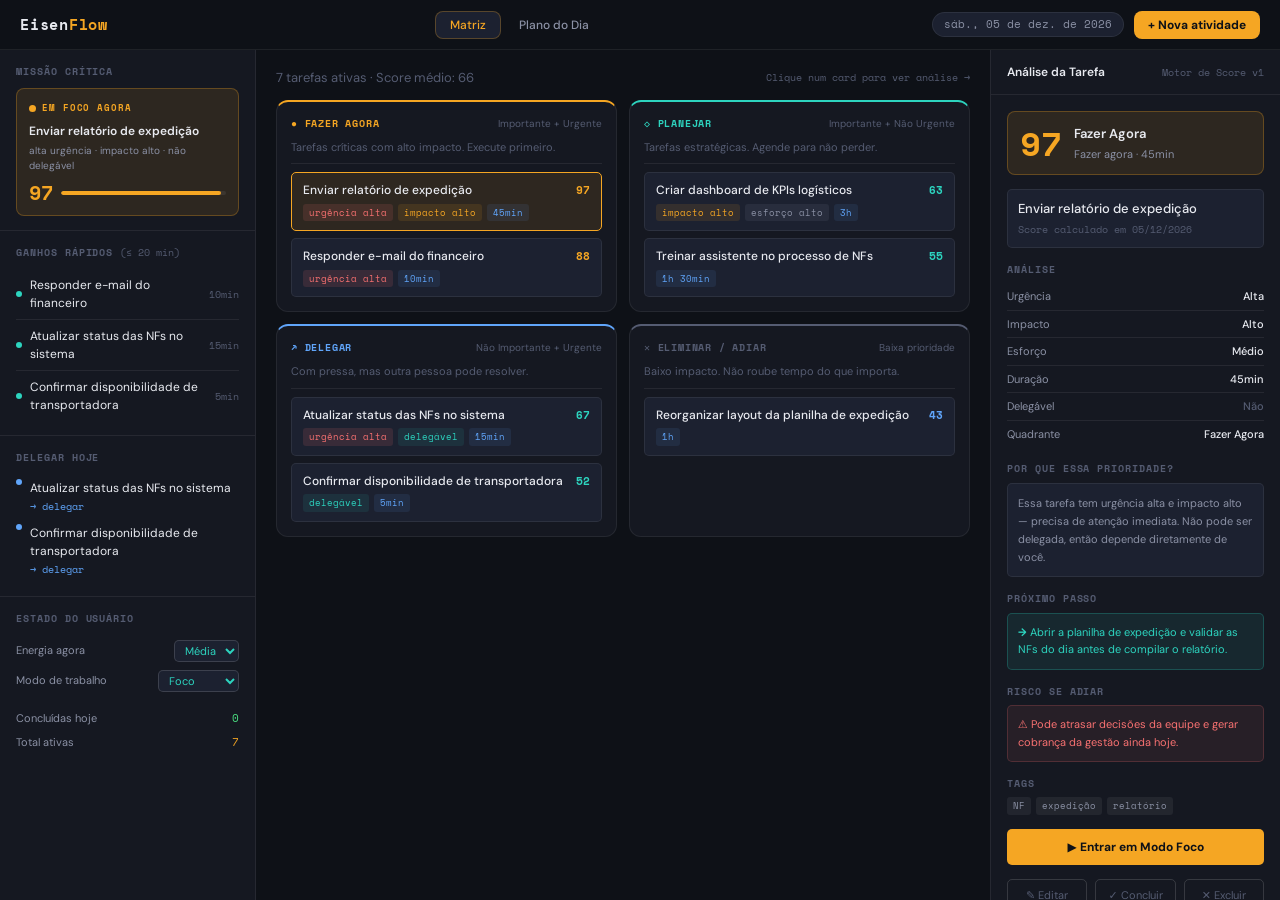
<file: index.html>
<!DOCTYPE html>
<html lang="pt-BR">
<head>
  <meta charset="UTF-8" />
  <meta name="viewport" content="width=device-width, initial-scale=1.0" />
  <title>EisenFlow</title>
  <link rel="preconnect" href="https://fonts.googleapis.com" />
  <link rel="preconnect" href="https://fonts.gstatic.com" crossorigin />
  <link href="https://fonts.googleapis.com/css2?family=Space+Mono:wght@400;700&family=DM+Sans:opsz,wght@9..40,300;9..40,400;9..40,500;9..40,600&display=swap" rel="stylesheet" />
  <link rel="stylesheet" href="style.css" />
</head>
<body>

  <!-- ═══ TOP BAR ═══════════════════════════════════ -->
  <header class="topbar">
    <div class="logo">Eisen<span>Flow</span></div>
    <nav class="nav-tabs">
      <button class="nav-tab active" data-view="matrix">Matriz</button>
      <button class="nav-tab" data-view="plano">Plano do Dia</button>
    </nav>
    <div style="display:flex;align-items:center;gap:10px;">
      <div class="date-chip" id="datechip"></div>
      <button class="btn-new" id="btn-open-modal">+ Nova atividade</button>
    </div>
  </header>

  <!-- ═══ BODY ════════════════════════════════════════ -->
  <div class="app-body">

    <!-- SIDEBAR ──────────────────────────────────── -->
    <aside class="sidebar">

      <section class="sidebar-section">
        <div class="sidebar-label">Missão Crítica</div>
        <div id="mission-card-wrap">
          <div class="empty-mission">Nenhuma tarefa urgente.<br>Adicione atividades.</div>
        </div>
      </section>

      <section class="sidebar-section">
        <div class="sidebar-label">Ganhos Rápidos <span class="sidebar-hint">(≤ 20 min)</span></div>
        <div id="quick-wins-list">
          <div class="empty-mission">Sem ganhos rápidos.</div>
        </div>
      </section>

      <section class="sidebar-section">
        <div class="sidebar-label">Delegar Hoje</div>
        <div id="delegate-list">
          <div class="empty-mission">Sem tarefas delegáveis.</div>
        </div>
      </section>

      <section class="sidebar-section" style="border-bottom:none;">
        <div class="sidebar-label">Estado do Usuário</div>
        <div class="state-row">
          <span class="sk">Energia agora</span>
          <select class="state-select" id="sel-energy">
            <option>Alta</option>
            <option selected>Média</option>
            <option>Baixa</option>
          </select>
        </div>
        <div class="state-row">
          <span class="sk">Modo de trabalho</span>
          <select class="state-select" id="sel-mode">
            <option selected>Foco</option>
            <option>Reuniões</option>
            <option>Livre</option>
          </select>
        </div>
        <div class="state-row" style="margin-top:10px;">
          <span class="sk">Concluídas hoje</span>
          <span class="sv mono" id="done-count" style="color:var(--green);">0</span>
        </div>
        <div class="state-row">
          <span class="sk">Total ativas</span>
          <span class="sv mono" id="active-count" style="color:var(--amber);">0</span>
        </div>
      </section>

    </aside>

    <!-- MAIN CONTENT ─────────────────────────────── -->
    <main class="main-content">

      <!-- VIEW: MATRIX -->
      <div id="view-matrix" class="view active">
        <div class="view-meta">
          <span id="matrix-meta-text"></span>
          <span class="mono" style="font-size:10px;color:var(--text3);">Clique num card para ver análise →</span>
        </div>
        <div class="matrix-grid">

          <div class="quadrant q-iu">
            <div class="q-header">
              <span class="q-label" style="color:#f5a623;">● Fazer Agora</span>
              <span class="q-sub">Importante + Urgente</span>
            </div>
            <div class="q-desc">Tarefas críticas com alto impacto. Execute primeiro.</div>
            <div class="q-cards" id="q-iu"></div>
          </div>

          <div class="quadrant q-in">
            <div class="q-header">
              <span class="q-label" style="color:#2dd4bf;">◇ Planejar</span>
              <span class="q-sub">Importante + Não Urgente</span>
            </div>
            <div class="q-desc">Tarefas estratégicas. Agende para não perder.</div>
            <div class="q-cards" id="q-in"></div>
          </div>

          <div class="quadrant q-nu">
            <div class="q-header">
              <span class="q-label" style="color:#60a5fa;">↗ Delegar</span>
              <span class="q-sub">Não Importante + Urgente</span>
            </div>
            <div class="q-desc">Com pressa, mas outra pessoa pode resolver.</div>
            <div class="q-cards" id="q-nu"></div>
          </div>

          <div class="quadrant q-nn">
            <div class="q-header">
              <span class="q-label" style="color:#555c72;">✕ Eliminar / Adiar</span>
              <span class="q-sub">Baixa prioridade</span>
            </div>
            <div class="q-desc">Baixo impacto. Não roube tempo do que importa.</div>
            <div class="q-cards" id="q-nn"></div>
          </div>

        </div>
      </div>

      <!-- VIEW: PLANO DO DIA -->
      <div id="view-plano" class="view">
        <div class="plano-title">📋 Seu foco de hoje — <span id="plano-date"></span></div>

        <div class="plano-sublabel">RESUMO</div>
        <div class="stat-cards" id="stat-cards"></div>

        <div class="plano-sublabel" style="margin-top:24px;">FAZER AGORA</div>
        <div id="plano-do-now" class="plano-list"></div>

        <div class="plano-sublabel" style="margin-top:20px;">PLANEJAR ESTA SEMANA</div>
        <div id="plano-schedule" class="plano-list"></div>

        <div class="plano-sublabel" style="margin-top:20px;">BREAKDOWN POR QUADRANTE</div>
        <div class="breakdown" id="breakdown"></div>
      </div>

    </main>

    <!-- DETAIL PANEL ─────────────────────────────── -->
    <aside class="detail-panel" id="detail-panel">
      <div class="detail-header">
        <span class="detail-header-title">Análise da Tarefa</span>
        <span class="mono" style="font-size:10px;color:var(--text3);">Motor de Score v1</span>
      </div>
      <div class="detail-body" id="detail-body">
        <div class="detail-empty">Selecione uma tarefa para ver a análise completa.</div>
      </div>
    </aside>

  </div><!-- /app-body -->

  <!-- ═══ FOCUS MODE ════════════════════════════════ -->
  <div class="focus-overlay" id="focus-overlay">
    <div class="focus-inner">
      <div class="focus-badge"><span class="pulse-dot"></span> MODO FOCO ATIVO</div>
      <div class="focus-task-title" id="focus-title"></div>
      <div class="focus-step" id="focus-step"></div>
      <div class="focus-timer" id="focus-timer">00:00</div>
      <div class="focus-progress-wrap">
        <div class="focus-progress-fill" id="focus-progress"></div>
      </div>
      <div class="focus-meta" id="focus-meta"></div>
      <div style="display:flex;gap:10px;margin-top:8px;">
        <button class="btn-exit" id="btn-pause-focus">⏸ Pausar</button>
        <button class="btn-exit" id="btn-exit-focus">← Voltar</button>
      </div>
    </div>
  </div>

  <!-- ═══ MODAL: NOVA / EDITAR ATIVIDADE ════════════ -->
  <div class="modal-overlay" id="modal-overlay">
    <div class="modal-box">
      <div class="modal-header">
        <span class="modal-title" id="modal-title-text">Nova Atividade</span>
        <button class="modal-close" id="modal-close">✕</button>
      </div>
      <div class="modal-body">

        <div class="field-group">
          <label class="field-label">Título da atividade *</label>
          <input type="text" id="f-title" class="field-input" placeholder="Ex: Enviar relatório ao cliente..." />
        </div>

        <div class="field-group">
          <label class="field-label">Próximo passo concreto</label>
          <input type="text" id="f-nextstep" class="field-input" placeholder="Ex: Abrir planilha e revisar os dados de expedição..." />
        </div>

        <div class="field-group">
          <label class="field-label">Risco se adiar</label>
          <input type="text" id="f-risk" class="field-input" placeholder="Ex: Pode gerar cobrança da gestão ainda hoje..." />
        </div>

        <div class="field-row">
          <div class="field-group">
            <label class="field-label">Urgência</label>
            <select id="f-urgency" class="field-select">
              <option value="3">Alta</option>
              <option value="2" selected>Média</option>
              <option value="1">Baixa</option>
            </select>
          </div>
          <div class="field-group">
            <label class="field-label">Impacto</label>
            <select id="f-impact" class="field-select">
              <option value="3">Alto</option>
              <option value="2" selected>Médio</option>
              <option value="1">Baixo</option>
            </select>
          </div>
        </div>

        <div class="field-row">
          <div class="field-group">
            <label class="field-label">Esforço</label>
            <select id="f-effort" class="field-select">
              <option value="3">Alto</option>
              <option value="2" selected>Médio</option>
              <option value="1">Baixo</option>
            </select>
          </div>
          <div class="field-group">
            <label class="field-label">Duração (minutos)</label>
            <input type="number" id="f-duration" class="field-input" value="30" min="5" max="480" />
          </div>
        </div>

        <div class="field-row">
          <div class="field-group">
            <label class="field-label">Delegável?</label>
            <select id="f-delegate" class="field-select">
              <option value="false" selected>Não</option>
              <option value="true">Sim</option>
            </select>
          </div>
          <div class="field-group">
            <label class="field-label">Tags (vírgula)</label>
            <input type="text" id="f-tags" class="field-input" placeholder="NF, relatório, cliente..." />
          </div>
        </div>

        <div id="score-preview" class="score-preview" style="display:none;"></div>

      </div>
      <div class="modal-footer">
        <button class="btn-cancel" id="modal-cancel">Cancelar</button>
        <button class="btn-preview" id="btn-preview-score">Calcular Score</button>
        <button class="btn-save" id="modal-save">Salvar</button>
      </div>
    </div>
  </div>

  <!-- TOAST -->
  <div class="toast" id="toast"></div>

  <script src="script.js"></script>
</body>
</html>
</file>
<file: style.css>
/* ════════════════════════════════════════════════════
   EISENFLOW — style.css
   Pure CSS · No frameworks · No dependencies
   Open index.html with Live Server / Go Live in VS Code
════════════════════════════════════════════════════ */

/* ── RESET ─────────────────────────────────────────── */
*, *::before, *::after { box-sizing: border-box; margin: 0; padding: 0; }

/* ── DESIGN TOKENS ─────────────────────────────────── */
:root {
  --bg:           #0e1117;
  --bg2:          #151821;
  --bg3:          #1c2130;
  --bg4:          #222840;
  --border:       rgba(255,255,255,0.07);
  --border2:      rgba(255,255,255,0.14);
  --text:         #e8eaf0;
  --text2:        #8b91a5;
  --text3:        #555c72;

  --amber:        #f5a623;
  --amber-bg:     rgba(245,166,35,0.11);
  --amber-border: rgba(245,166,35,0.28);

  --teal:         #2dd4bf;
  --teal-bg:      rgba(45,212,191,0.09);
  --teal-border:  rgba(45,212,191,0.24);

  --blue:         #60a5fa;
  --blue-bg:      rgba(96,165,250,0.09);
  --blue-border:  rgba(96,165,250,0.22);

  --red:          #f87171;
  --red-bg:       rgba(248,113,113,0.08);
  --red-border:   rgba(248,113,113,0.20);

  --green:        #4ade80;
  --green-bg:     rgba(74,222,128,0.09);
  --green-border: rgba(74,222,128,0.22);

  --purple:       #c084fc;

  --font-body: 'DM Sans', system-ui, -apple-system, sans-serif;
  --font-mono: 'Space Mono', 'Courier New', monospace;

  --r-sm: 5px;
  --r-md: 8px;
  --r-lg: 12px;
  --r-xl: 16px;
}

html, body { height: 100%; overflow: hidden; }

body {
  background: var(--bg);
  color: var(--text);
  font-family: var(--font-body);
  font-size: 13px;
  line-height: 1.5;
  -webkit-font-smoothing: antialiased;
}

button  { cursor: pointer; font-family: var(--font-body); }
input, select { font-family: var(--font-body); }
.mono   { font-family: var(--font-mono); }

/* ── SCROLLBAR ─────────────────────────────────────── */
::-webkit-scrollbar { width: 4px; height: 4px; }
::-webkit-scrollbar-track { background: transparent; }
::-webkit-scrollbar-thumb { background: var(--border2); border-radius: 2px; }
::-webkit-scrollbar-thumb:hover { background: var(--text3); }

/* ── ANIMATIONS ────────────────────────────────────── */
@keyframes pulse   { 0%,100%{opacity:1}  50%{opacity:.3} }
@keyframes blink   { 0%,100%{opacity:1}  50%{opacity:.3} }
@keyframes fadein  { from{opacity:0;transform:translateY(6px)}  to{opacity:1;transform:translateY(0)} }
@keyframes slidein { from{opacity:0;transform:translateX(10px)} to{opacity:1;transform:translateX(0)} }
@keyframes fillbar { from{width:0} }
@keyframes popin   { 0%{transform:scale(.92);opacity:0} 100%{transform:scale(1);opacity:1} }

/* ═══════════════════════════════════════════════════
   TOP BAR
═══════════════════════════════════════════════════ */
.topbar {
  display: flex;
  align-items: center;
  justify-content: space-between;
  height: 50px;
  padding: 0 20px;
  background: var(--bg);
  border-bottom: 1px solid var(--border);
  flex-shrink: 0;
  z-index: 20;
  position: relative;
}

.logo {
  font-family: var(--font-mono);
  font-size: 15px;
  font-weight: 700;
  letter-spacing: .05em;
  color: var(--text);
  user-select: none;
}
.logo span { color: var(--amber); }

.nav-tabs { display: flex; gap: 3px; }

.nav-tab {
  padding: 5px 14px;
  border-radius: var(--r-md);
  font-size: 12px;
  font-weight: 500;
  border: 1px solid transparent;
  background: transparent;
  color: var(--text2);
  transition: all .15s;
}
.nav-tab:hover  { background: var(--bg3); color: var(--text); }
.nav-tab.active { background: var(--bg3); color: var(--amber); border-color: var(--amber-border); }

.date-chip {
  font-family: var(--font-mono);
  font-size: 11px;
  color: var(--text2);
  background: var(--bg3);
  border: 1px solid var(--border);
  padding: 3px 11px;
  border-radius: 20px;
  white-space: nowrap;
}

.btn-new {
  padding: 6px 14px;
  border-radius: var(--r-md);
  background: var(--amber);
  color: #0e1117;
  border: none;
  font-size: 12px;
  font-weight: 700;
  white-space: nowrap;
  transition: opacity .15s, transform .1s;
}
.btn-new:hover  { opacity: .88; transform: translateY(-1px); }
.btn-new:active { transform: translateY(0); }

/* ═══════════════════════════════════════════════════
   LAYOUT
═══════════════════════════════════════════════════ */
.app-body {
  display: flex;
  height: calc(100vh - 50px);
  overflow: hidden;
}

/* ═══════════════════════════════════════════════════
   SIDEBAR
═══════════════════════════════════════════════════ */
.sidebar {
  width: 256px;
  flex-shrink: 0;
  background: var(--bg2);
  border-right: 1px solid var(--border);
  overflow-y: auto;
  display: flex;
  flex-direction: column;
}

.sidebar-section {
  padding: 14px 16px;
  border-bottom: 1px solid var(--border);
}

.sidebar-label {
  font-family: var(--font-mono);
  font-size: 9.5px;
  font-weight: 700;
  letter-spacing: .1em;
  text-transform: uppercase;
  color: var(--text3);
  margin-bottom: 10px;
}
.sidebar-hint { font-weight: 400; text-transform: none; letter-spacing: 0; }

.empty-mission {
  font-size: 11px;
  color: var(--text3);
  line-height: 1.6;
  font-style: italic;
}

/* Mission card */
.mission-card {
  background: var(--amber-bg);
  border: 1px solid var(--amber-border);
  border-radius: var(--r-md);
  padding: 12px;
  cursor: pointer;
  transition: border-color .15s;
  animation: fadein .25s ease;
}
.mission-card:hover { border-color: var(--amber); }

.mission-badge {
  display: flex;
  align-items: center;
  gap: 6px;
  font-family: var(--font-mono);
  font-size: 9px;
  font-weight: 700;
  letter-spacing: .1em;
  text-transform: uppercase;
  color: var(--amber);
  margin-bottom: 8px;
}

.pulse-dot {
  display: inline-block;
  width: 7px; height: 7px;
  border-radius: 50%;
  background: var(--amber);
  animation: pulse 2s ease-in-out infinite;
  flex-shrink: 0;
}

.mission-title {
  font-size: 12px;
  font-weight: 600;
  color: var(--text);
  line-height: 1.35;
  margin-bottom: 4px;
}
.mission-why {
  font-size: 10px;
  color: var(--text2);
  margin-bottom: 10px;
}

.score-ring { display: flex; align-items: center; gap: 8px; }
.score-num  { font-family: var(--font-mono); font-size: 20px; font-weight: 700; line-height: 1; flex-shrink: 0; }

.score-bar-wrap  { flex:1; height:4px; background:var(--border); border-radius:2px; overflow:hidden; }
.score-bar-fill  { height:100%; border-radius:2px; animation: fillbar .9s cubic-bezier(.34,1.56,.64,1); }

/* Quick wins / delegates */
.quick-win {
  display: flex;
  align-items: center;
  gap: 8px;
  padding: 7px 0;
  border-bottom: 1px solid var(--border);
  cursor: pointer;
  transition: color .15s;
}
.quick-win:last-child { border-bottom: none; }
.quick-win:hover .qw-title { color: var(--teal); }

.qw-dot   { width:6px; height:6px; border-radius:50%; flex-shrink:0; }
.qw-title { flex:1; font-size:12px; color:var(--text); transition: color .15s; }
.qw-time  { font-family:var(--font-mono); font-size:10px; color:var(--text3); }

.delegate-item { display:flex; align-items:flex-start; gap:8px; padding:5px 0; }
.del-person    { font-family:var(--font-mono); font-size:10px; color:var(--blue); margin-top:2px; }

/* User state */
.state-row    { display:flex; justify-content:space-between; align-items:center; padding:4px 0; }
.sk           { font-size:11px; color:var(--text2); }
.sv           { font-size:11px; font-weight:500; color:var(--text); }
.state-select {
  background: var(--bg3);
  border: 1px solid var(--border2);
  color: var(--teal);
  font-size: 11px;
  padding: 2px 6px;
  border-radius: var(--r-sm);
  outline: none;
  cursor: pointer;
}
.state-select:focus { border-color: var(--teal-border); }

/* ═══════════════════════════════════════════════════
   MAIN CONTENT
═══════════════════════════════════════════════════ */
.main-content {
  flex: 1;
  overflow-y: auto;
  padding: 18px 20px;
}

.view         { display: none; }
.view.active  { display: block; animation: fadein .2s ease; }

/* Matrix meta */
.view-meta {
  display: flex;
  align-items: center;
  justify-content: space-between;
  margin-bottom: 12px;
}

/* Matrix grid */
.matrix-grid {
  display: grid;
  grid-template-columns: 1fr 1fr;
  gap: 12px;
}

.quadrant {
  background: var(--bg2);
  border: 1px solid var(--border);
  border-radius: var(--r-lg);
  padding: 14px;
  display: flex;
  flex-direction: column;
  gap: 8px;
  min-height: 200px;
  transition: border-color .2s;
}
.quadrant:hover { border-color: var(--border2); }

.q-iu { border-top: 2px solid var(--amber); }
.q-in { border-top: 2px solid var(--teal);  }
.q-nu { border-top: 2px solid var(--blue);  }
.q-nn { border-top: 2px solid var(--text3); }

.q-header { display:flex; align-items:center; justify-content:space-between; gap:8px; }
.q-label  { font-family:var(--font-mono); font-size:10px; font-weight:700; letter-spacing:.08em; text-transform:uppercase; }
.q-sub    { font-size:10px; color:var(--text3); }
.q-desc   { font-size:11px; color:var(--text3); padding-bottom:8px; border-bottom:1px solid var(--border); }
.q-cards  { display:flex; flex-direction:column; gap:7px; flex:1; }

.empty-quadrant {
  font-size: 11px;
  color: var(--text3);
  text-align: center;
  padding: 18px 0;
  font-style: italic;
}

/* ── TASK CARDS ─────────────────────────────────── */
.task-card {
  background: var(--bg3);
  border: 1px solid var(--border);
  border-radius: var(--r-sm);
  padding: 9px 11px;
  cursor: pointer;
  display: flex;
  flex-direction: column;
  gap: 5px;
  transition: all .15s;
  animation: fadein .22s ease;
  position: relative;
}
.task-card:hover        { border-color: var(--border2); background: var(--bg4); transform: translateY(-1px); }
.task-card.selected     { border-color: var(--amber); background: var(--amber-bg); }
.task-card.done-card    { opacity: .42; pointer-events: none; }
.task-card.done-card .task-title { text-decoration: line-through; color: var(--text3); }

.task-card-top { display:flex; align-items:flex-start; justify-content:space-between; gap:8px; }
.task-title    { font-size:12px; font-weight:500; color:var(--text); line-height:1.35; flex:1; }
.task-score    { font-family:var(--font-mono); font-size:11px; font-weight:700; flex-shrink:0; }
.task-tags     { display:flex; flex-wrap:wrap; gap:5px; }

/* Tags */
.tag          { font-family:var(--font-mono); font-size:9px; padding:2px 6px; border-radius:3px; }
.tag-urgency  { background:rgba(248,113,113,.12); color:#f87171; }
.tag-impact   { background:rgba(245,166,35,.11);  color:#f5a623; }
.tag-effort   { background:rgba(139,145,165,.11); color:#8b91a5; }
.tag-time     { background:rgba(96,165,250,.09);  color:#60a5fa; }
.tag-delegate { background:rgba(45,212,191,.09);  color:#2dd4bf; }
.tag-custom   { background:rgba(255,255,255,.06); color:#8b91a5; }

/* ═══════════════════════════════════════════════════
   DETAIL PANEL
═══════════════════════════════════════════════════ */
.detail-panel {
  width: 290px;
  flex-shrink: 0;
  background: var(--bg2);
  border-left: 1px solid var(--border);
  display: flex;
  flex-direction: column;
  overflow-y: auto;
}

.detail-header {
  padding: 13px 16px;
  border-bottom: 1px solid var(--border);
  display: flex;
  align-items: center;
  justify-content: space-between;
  flex-shrink: 0;
}
.detail-header-title { font-size:12px; font-weight:600; color:var(--text); }

.detail-body {
  padding: 16px;
  display: flex;
  flex-direction: column;
  gap: 14px;
  flex: 1;
}

.detail-empty {
  text-align: center;
  color: var(--text3);
  font-size: 12px;
  padding: 48px 12px;
  line-height: 1.7;
}

/* Score big */
.score-big {
  display: flex;
  align-items: center;
  gap: 12px;
  background: var(--amber-bg);
  border: 1px solid var(--amber-border);
  border-radius: var(--r-md);
  padding: 12px;
  animation: slidein .2s ease;
}
.score-big-num   { font-family:var(--font-mono); font-size:34px; font-weight:700; line-height:1; flex-shrink:0; }
.score-big-label { font-size:13px; font-weight:600; color:var(--text); }
.score-big-sub   { font-size:11px; color:var(--text2); margin-top:2px; }

.detail-task-box {
  background: var(--bg3);
  border: 1px solid var(--border);
  border-radius: var(--r-sm);
  padding: 10px;
  animation: slidein .22s ease;
}
.detail-task-name { font-size:13px; font-weight:500; color:var(--text); line-height:1.4; margin-bottom:4px; }
.detail-task-time { font-family:var(--font-mono); font-size:10px; color:var(--text3); }

.section-label {
  font-family: var(--font-mono);
  font-size: 9.5px;
  font-weight: 700;
  letter-spacing: .1em;
  text-transform: uppercase;
  color: var(--text3);
  margin-bottom: 7px;
}

.analysis-rows { display:flex; flex-direction:column; }
.analysis-row  { display:flex; justify-content:space-between; align-items:center; padding:5px 0; border-bottom:1px solid var(--border); }
.analysis-row:last-child { border-bottom:none; }
.ar-key { font-size:11px; color:var(--text2); }
.ar-val { font-size:11px; font-weight:500; color:var(--text); }

.explanation-box {
  background: var(--bg3);
  border: 1px solid var(--border);
  border-radius: var(--r-sm);
  padding: 10px;
  font-size: 11px;
  color: var(--text2);
  line-height: 1.65;
  animation: fadein .25s ease;
}

.next-step-box {
  background: var(--teal-bg);
  border: 1px solid var(--teal-border);
  border-radius: var(--r-sm);
  padding: 10px;
  font-size: 11px;
  color: var(--teal);
  line-height: 1.6;
  animation: fadein .28s ease;
}
.next-step-box::before { content: '→ '; font-weight:700; }

.risk-box {
  background: var(--red-bg);
  border: 1px solid var(--red-border);
  border-radius: var(--r-sm);
  padding: 10px;
  font-size: 11px;
  color: var(--red);
  line-height: 1.6;
  animation: fadein .30s ease;
}
.risk-box::before { content: '⚠ '; }

.detail-tags { display:flex; flex-wrap:wrap; gap:5px; }

/* Action buttons */
.btn-focus {
  width: 100%;
  padding: 10px;
  border-radius: var(--r-sm);
  background: var(--amber);
  color: #0e1117;
  border: none;
  font-size: 12px;
  font-weight: 700;
  transition: opacity .15s, transform .1s;
}
.btn-focus:hover  { opacity:.9; transform:translateY(-1px); }
.btn-focus:active { transform:translateY(0); }

.btn-action-row { display:flex; gap:8px; }

.btn-done-task {
  flex: 1;
  padding: 8px;
  border-radius: var(--r-sm);
  background: transparent;
  color: var(--text3);
  border: 1px solid var(--border2);
  font-size: 11px;
  transition: all .15s;
}
.btn-done-task:hover { border-color:var(--green); color:var(--green); }

.btn-edit-task {
  flex: 1;
  padding: 8px;
  border-radius: var(--r-sm);
  background: transparent;
  color: var(--text3);
  border: 1px solid var(--border2);
  font-size: 11px;
  transition: all .15s;
}
.btn-edit-task:hover { border-color:var(--blue); color:var(--blue); }

.btn-delete-task {
  flex: 1;
  padding: 8px;
  border-radius: var(--r-sm);
  background: transparent;
  color: var(--text3);
  border: 1px solid var(--border2);
  font-size: 11px;
  transition: all .15s;
}
.btn-delete-task:hover { border-color:var(--red); color:var(--red); }

/* ═══════════════════════════════════════════════════
   PLANO DO DIA
═══════════════════════════════════════════════════ */
.plano-title   { font-size:15px; font-weight:600; color:var(--text); margin-bottom:20px; }
.plano-sublabel {
  font-family: var(--font-mono);
  font-size: 9.5px;
  font-weight: 700;
  letter-spacing: .1em;
  color: var(--text3);
  margin-bottom: 10px;
}

.stat-cards {
  display: grid;
  grid-template-columns: repeat(4,1fr);
  gap: 8px;
  margin-bottom: 4px;
}

.stat-card {
  background: var(--bg3);
  border: 1px solid var(--border);
  border-radius: var(--r-md);
  padding: 12px;
  text-align: center;
}
.stat-val   { font-family:var(--font-mono); font-size:22px; font-weight:700; line-height:1; }
.stat-label { font-size:10px; color:var(--text3); margin-top:5px; }

.plano-list { display:flex; flex-direction:column; gap:7px; }

.plano-row {
  display: flex;
  align-items: center;
  gap: 12px;
  background: var(--bg3);
  border: 1px solid var(--border);
  border-radius: var(--r-sm);
  padding: 9px 12px;
  cursor: pointer;
  transition: all .15s;
  animation: fadein .2s ease;
}
.plano-row:hover { border-color:var(--border2); background:var(--bg4); }
.plano-row-score { font-family:var(--font-mono); font-size:12px; font-weight:700; flex-shrink:0; width:28px; text-align:right; }
.plano-row-title { flex:1; font-size:12px; font-weight:500; color:var(--text); }
.plano-row-time  { font-family:var(--font-mono); font-size:10px; color:var(--text3); flex-shrink:0; }
.plano-empty     { font-size:11px; color:var(--text3); font-style:italic; padding:8px 0; }

/* Breakdown */
.breakdown     { display:flex; flex-direction:column; gap:9px; }
.breakdown-row { display:flex; align-items:center; gap:10px; }
.breakdown-name {
  font-family: var(--font-mono);
  font-size: 10px;
  width: 86px;
  flex-shrink: 0;
}
.breakdown-bar-wrap { flex:1; height:4px; background:var(--border); border-radius:2px; overflow:hidden; }
.breakdown-bar-fill { height:100%; border-radius:2px; animation: fillbar .8s cubic-bezier(.34,1.56,.64,1); }
.breakdown-count    { font-family:var(--font-mono); font-size:10px; color:var(--text3); width:18px; text-align:right; }

/* ═══════════════════════════════════════════════════
   FOCUS MODE
═══════════════════════════════════════════════════ */
.focus-overlay {
  position: fixed;
  inset: 0;
  background: var(--bg);
  z-index: 500;
  align-items: center;
  justify-content: center;
  display: none;
}
.focus-overlay.open { display:flex; animation: fadein .25s ease; }

.focus-inner {
  max-width: 540px;
  width: 92%;
  background: var(--bg2);
  border: 1px solid var(--border2);
  border-radius: var(--r-xl);
  padding: 44px 52px;
  text-align: center;
  display: flex;
  flex-direction: column;
  align-items: center;
  animation: popin .3s cubic-bezier(.34,1.56,.64,1);
}

.focus-badge {
  display: flex;
  align-items: center;
  gap: 7px;
  font-family: var(--font-mono);
  font-size: 10px;
  font-weight: 700;
  letter-spacing: .12em;
  color: var(--amber);
  margin-bottom: 20px;
}

.focus-task-title { font-size:22px; font-weight:600; color:var(--text); line-height:1.3; margin-bottom:12px; }
.focus-step       { font-size:13px; color:var(--teal); line-height:1.6; margin-bottom:28px; }
.focus-step::before { content:'→ '; font-weight:700; }

.focus-timer {
  font-family: var(--font-mono);
  font-size: 58px;
  font-weight: 700;
  color: var(--amber);
  margin-bottom: 14px;
  transition: color .4s;
  line-height: 1;
}
.focus-timer.urgent { color:var(--red); animation:blink .8s ease-in-out infinite; }

.focus-progress-wrap { width:100%; height:4px; background:var(--border); border-radius:2px; margin-bottom:24px; overflow:hidden; }
.focus-progress-fill {
  height: 100%;
  border-radius: 2px;
  background: var(--amber);
  transition: width 1s linear, background .4s;
  width: 0%;
}
.focus-progress-fill.urgent { background:var(--red); }

.focus-meta { display:flex; gap:14px; align-items:center; margin-bottom:28px; font-family:var(--font-mono); font-size:11px; }

.btn-exit {
  background: transparent;
  border: 1px solid var(--border2);
  color: var(--text2);
  padding: 8px 22px;
  border-radius: var(--r-sm);
  font-size: 12px;
  transition: all .15s;
}
.btn-exit:hover { border-color:var(--amber); color:var(--amber); }

/* ═══════════════════════════════════════════════════
   MODAL
═══════════════════════════════════════════════════ */
.modal-overlay {
  position: fixed;
  inset: 0;
  background: rgba(0,0,0,.72);
  z-index: 400;
  align-items: center;
  justify-content: center;
  display: none;
}
.modal-overlay.open { display:flex; animation:fadein .2s ease; }

.modal-box {
  width: 490px;
  max-width: 95vw;
  max-height: 90vh;
  background: var(--bg2);
  border: 1px solid var(--border2);
  border-radius: var(--r-lg);
  display: flex;
  flex-direction: column;
  overflow: hidden;
  animation: popin .25s cubic-bezier(.34,1.56,.64,1);
}

.modal-header {
  display: flex;
  align-items: center;
  justify-content: space-between;
  padding: 14px 18px;
  border-bottom: 1px solid var(--border);
  flex-shrink: 0;
}
.modal-title { font-size:14px; font-weight:600; color:var(--text); }
.modal-close { background:transparent; border:none; color:var(--text3); font-size:14px; padding:2px 7px; border-radius:4px; transition:color .15s; }
.modal-close:hover { color:var(--text); }

.modal-body {
  padding: 18px;
  display: flex;
  flex-direction: column;
  gap: 13px;
  overflow-y: auto;
}

.field-label {
  display: block;
  font-family: var(--font-mono);
  font-size: 10px;
  font-weight: 700;
  color: var(--text3);
  text-transform: uppercase;
  letter-spacing: .07em;
  margin-bottom: 5px;
}

.field-input, .field-select {
  width: 100%;
  padding: 8px 10px;
  background: var(--bg3);
  border: 1px solid var(--border2);
  border-radius: var(--r-sm);
  color: var(--text);
  font-size: 12px;
  outline: none;
  transition: border-color .15s;
}
.field-input::placeholder { color:var(--text3); }
.field-input:focus,
.field-select:focus  { border-color:var(--amber); }
.field-select option { background:var(--bg3); }

.field-row   { display:grid; grid-template-columns:1fr 1fr; gap:12px; }
.field-group { display:flex; flex-direction:column; }

/* Score preview */
.score-preview {
  background: var(--amber-bg);
  border: 1px solid var(--amber-border);
  border-radius: var(--r-md);
  padding: 12px 14px;
  animation: fadein .2s ease;
}
.score-preview-row { display:flex; justify-content:space-between; align-items:center; padding:3px 0; font-size:11px; }
.sp-key { color:var(--text2); }
.sp-val { color:var(--text); font-weight:600; font-family:var(--font-mono); }
.sp-score { font-family:var(--font-mono); font-size:28px; font-weight:700; color:var(--amber); line-height:1; }
.sp-quad  { font-size:12px; font-weight:600; color:var(--text); margin-top:2px; }

.modal-footer {
  padding: 13px 18px;
  border-top: 1px solid var(--border);
  display: flex;
  gap: 8px;
  justify-content: flex-end;
  flex-shrink: 0;
}

.btn-cancel  { padding:8px 16px; background:transparent; border:1px solid var(--border2); color:var(--text2); border-radius:var(--r-sm); font-size:12px; transition:all .15s; }
.btn-cancel:hover  { border-color:var(--text3); color:var(--text); }

.btn-preview { padding:8px 16px; background:var(--bg3); border:1px solid var(--border2); color:var(--text2); border-radius:var(--r-sm); font-size:12px; transition:all .15s; }
.btn-preview:hover { border-color:var(--amber-border); color:var(--amber); }

.btn-save    { padding:8px 20px; background:var(--amber); color:#0e1117; border:none; border-radius:var(--r-sm); font-size:12px; font-weight:700; transition:opacity .15s; }
.btn-save:hover { opacity:.88; }

/* ═══════════════════════════════════════════════════
   TOAST
═══════════════════════════════════════════════════ */
.toast {
  position: fixed;
  bottom: 28px;
  left: 50%;
  transform: translateX(-50%) translateY(70px);
  background: var(--bg3);
  border: 1px solid var(--border2);
  color: var(--text);
  font-size: 12px;
  padding: 10px 22px;
  border-radius: 20px;
  z-index: 600;
  opacity: 0;
  pointer-events: none;
  white-space: nowrap;
  transition: transform .3s cubic-bezier(.34,1.56,.64,1), opacity .3s;
}
.toast.visible { transform:translateX(-50%) translateY(0); opacity:1; }
.toast.success { border-color:var(--green-border); color:var(--green); }
.toast.error   { border-color:var(--red-border);   color:var(--red); }

/* ═══════════════════════════════════════════════════
   RESPONSIVE
═══════════════════════════════════════════════════ */
@media (max-width: 1024px) {
  .detail-panel { width: 260px; }
}
@media (max-width: 860px) {
  .sidebar      { display:none; }
  .detail-panel { width: 250px; }
}
@media (max-width: 680px) {
  .matrix-grid  { grid-template-columns: 1fr; }
  .detail-panel { display:none; }
  .stat-cards   { grid-template-columns: repeat(2,1fr); }
}
</file>
